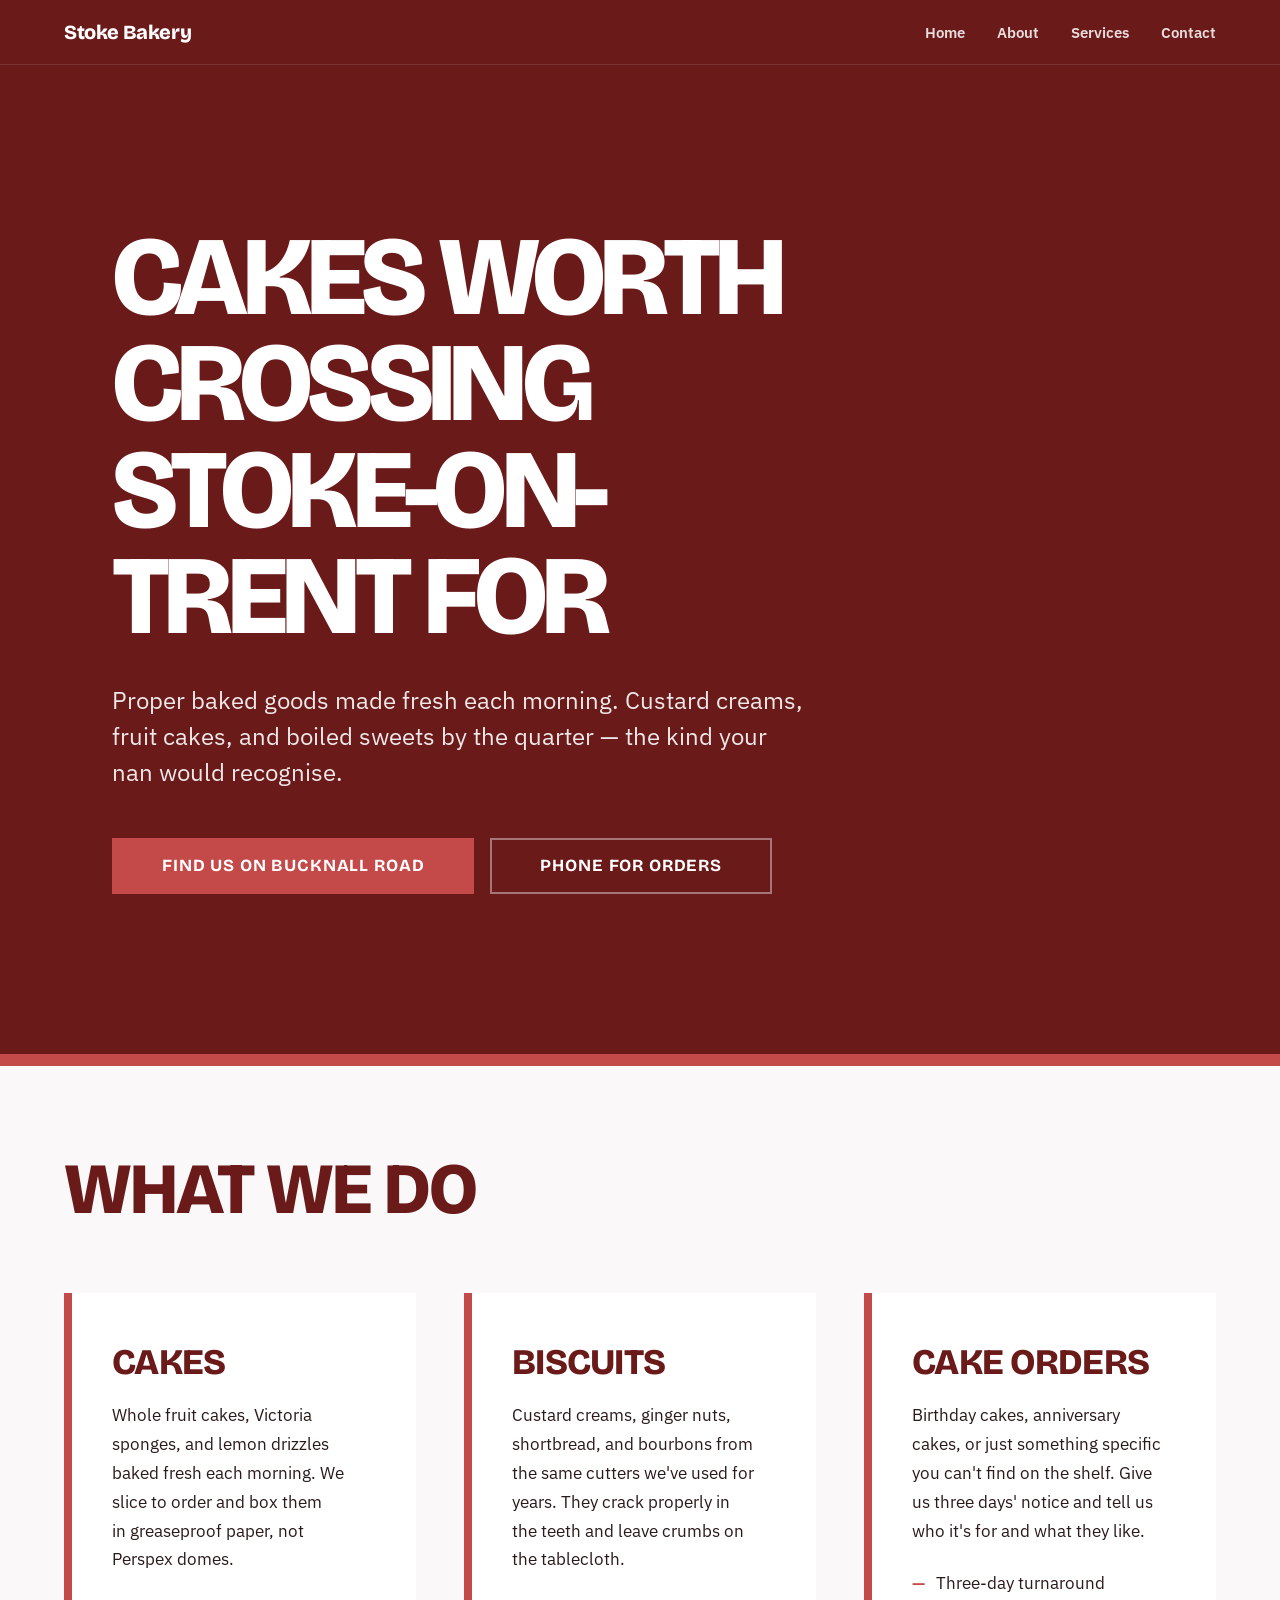
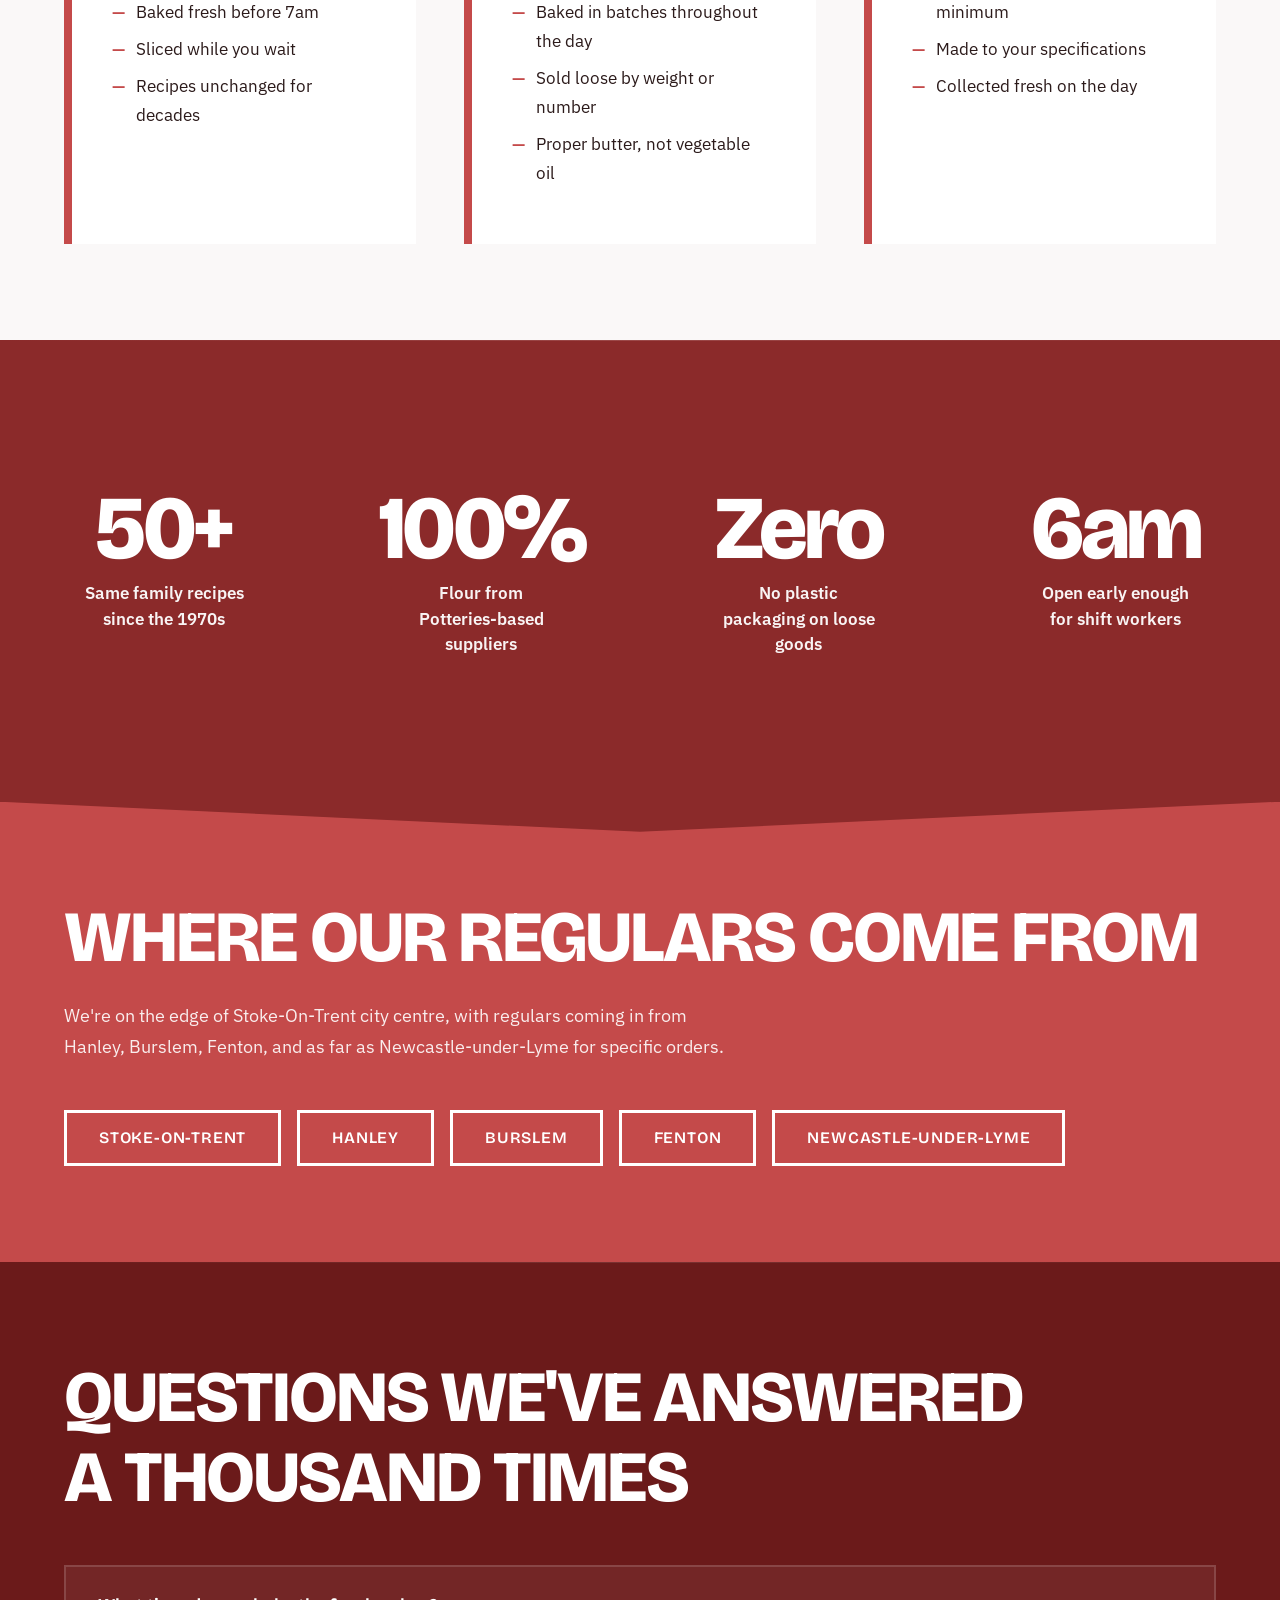
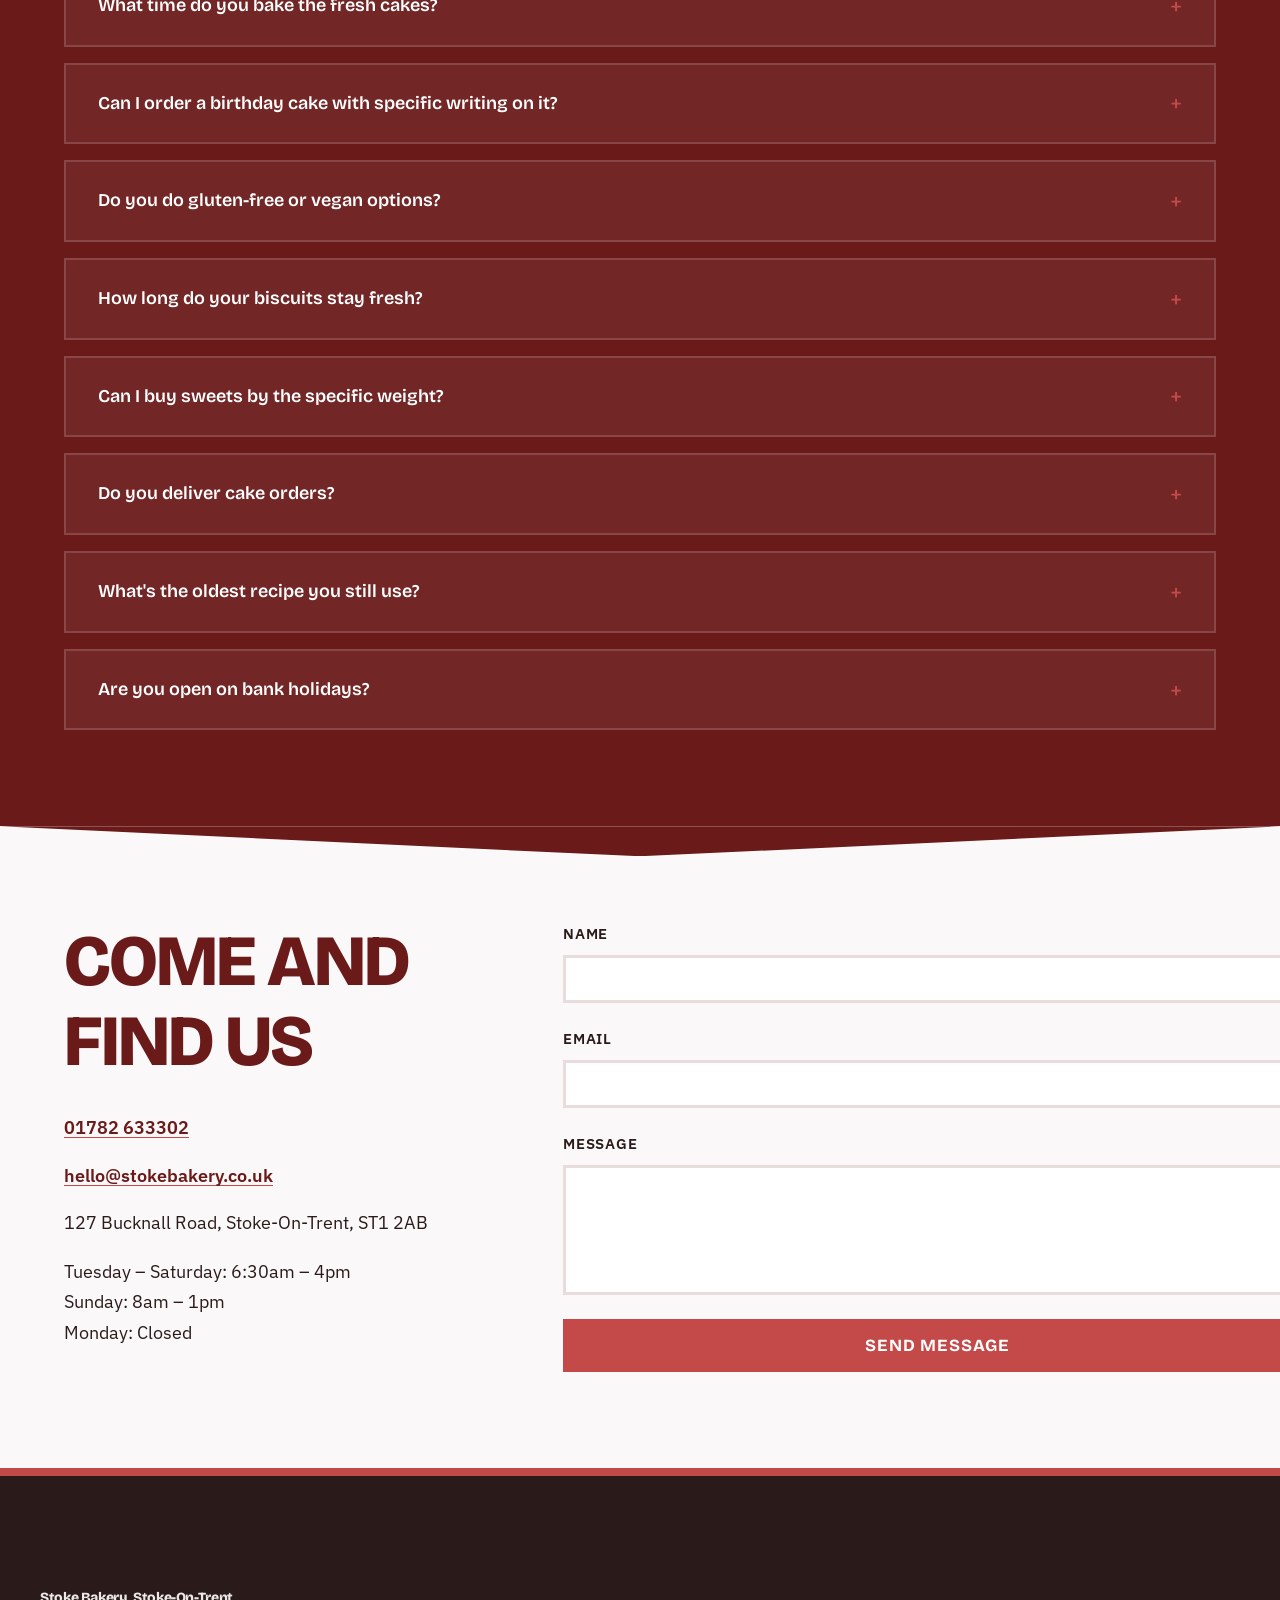
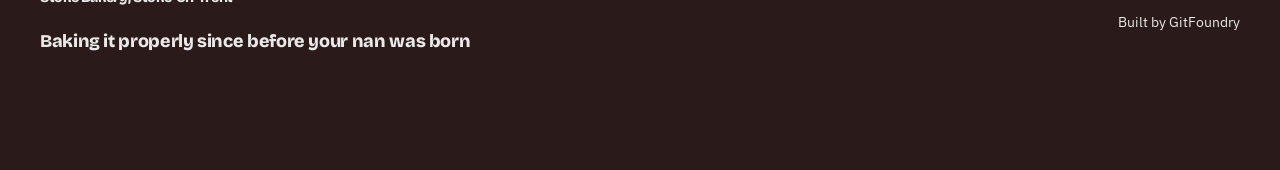
<file: index.html>
<!DOCTYPE html>
<html lang="en">
<head>
  <meta charset="UTF-8">
  <meta name="viewport" content="width=device-width, initial-scale=1.0">
  <title>Stoke Bakery | Stoke-On-Trent</title>
  <meta name="description" content="Stoke Bakery in Stoke-On-Trent. Fresh cakes, proper biscuits, and boiled sweets weighed out by hand. No frills, just good baking since the 1970s.">
  <link href="https://fonts.googleapis.com/css2?family=Bricolage+Grotesque:wght@600;800&family=IBM+Plex+Sans:wght@400;600&display=swap" rel="stylesheet">
  <link rel="stylesheet" href="styles.css">
  <link rel="icon" href="favicon.svg" type="image/svg+xml">
  <meta property="og:title" content="Stoke Bakery">
  <meta property="og:description" content="Stoke Bakery in Stoke-On-Trent. Fresh cakes, proper biscuits, and boiled sweets weighed out by hand. No frills, just good baking since the 1970s.">
  <meta property="og:image" content="https://git-foundry.github.io/stoke-bakery/og-image.png">
  <meta property="og:url" content="https://git-foundry.github.io/stoke-bakery/index.html">
  <meta property="og:type" content="website">
  <meta name="twitter:card" content="summary_large_image">
  <style>
    /* ========================================
       BOLD AESTHETIC OVERRIDES
       ======================================== */

    /* ——— 1. Flat colour blocking ——— */
    .hero-split__text {
      background-color: #6b1a1a;
      padding: var(--space-2xl) var(--space-xl);
      position: relative;
    }

    .hero-split__text::after {
      content: '';
      position: absolute;
      top: 0;
      right: -60px;
      width: 60px;
      height: 100%;
      background-color: #6b1a1a;
      clip-path: polygon(0 0, 100% 50%, 0 100%);
    }

    .services-grid {
      background-color: #faf8f8;
      position: relative;
    }

    .services-grid::before {
      content: '';
      position: absolute;
      top: 0;
      left: 0;
      width: 100%;
      height: 12px;
      background-color: #c44a4a;
    }

    .trust-bar {
      background-color: #8b2a2a;
      position: relative;
    }

    .trust-bar::after {
      content: '';
      position: absolute;
      bottom: -30px;
      left: 0;
      right: 0;
      height: 30px;
      background-color: #8b2a2a;
      clip-path: polygon(0 0, 50% 100%, 100% 0);
    }

    .area-coverage {
      background-color: #c44a4a;
      color: #ffffff;
    }

    .faq-accordion {
      background-color: #6b1a1a;
      position: relative;
    }

    .faq-accordion::after {
      content: '';
      position: absolute;
      bottom: -30px;
      left: 0;
      right: 0;
      height: 30px;
      background-color: #6b1a1a;
      clip-path: polygon(0 0, 50% 100%, 100% 0);
    }

    .contact-block {
      background-color: #faf8f8;
    }

    .site-footer {
      background-color: #2b1a1a;
      border-top: 8px solid #c44a4a;
    }

    /* ——— 2. Bold typographic hierarchy ——— */
    .hero-split__headline {
      font-size: clamp(3.5rem, 10vw, 7rem);
      line-height: 0.95;
      letter-spacing: -0.05em;
      text-transform: uppercase;
      margin-bottom: var(--space-lg);
    }

    .hero-split__sub {
      font-size: clamp(1.125rem, 2vw, 1.5rem);
      line-height: 1.5;
      max-width: 50ch;
    }

    .services-grid__title {
      font-size: clamp(2.5rem, 6vw, 4.5rem);
      color: #6b1a1a;
      text-transform: uppercase;
      letter-spacing: -0.03em;
      margin-bottom: var(--space-2xl);
    }

    .service-card {
      border: none;
      border-radius: 0;
      position: relative;
      padding: var(--space-xl);
      transition: transform 0.25s ease;
    }

    .service-card::before {
      content: '';
      position: absolute;
      top: 0;
      left: 0;
      width: 8px;
      height: 100%;
      background-color: #c44a4a;
    }

    .service-card:hover {
      transform: translateY(-8px);
    }

    .service-card__title {
      font-size: clamp(1.5rem, 3vw, 2.25rem);
      color: #6b1a1a;
      text-transform: uppercase;
      letter-spacing: -0.02em;
    }

    .service-card__desc,
    .service-card__bullets li {
      font-size: 1.0625rem;
      line-height: 1.7;
    }

    .trust-item__value {
      font-size: clamp(3.5rem, 7vw, 6rem);
      letter-spacing: -0.04em;
    }

    .trust-item__label {
      font-size: 1.0625rem;
      line-height: 1.5;
      color: rgba(255, 255, 255, 0.9);
      font-weight: 600;
      max-width: 16ch;
    }

    .area-coverage__title {
      font-size: clamp(2.5rem, 6vw, 4.5rem);
      color: #ffffff;
      text-transform: uppercase;
      letter-spacing: -0.03em;
    }

    .area-coverage__intro {
      font-size: 1.125rem;
      line-height: 1.7;
      color: rgba(255, 255, 255, 0.9);
      max-width: 60ch;
    }

    .area-tag {
      background-color: transparent;
      color: #ffffff;
      border: 3px solid #ffffff;
      border-radius: 0;
      font-size: 1rem;
      text-transform: uppercase;
      letter-spacing: 0.05em;
      padding: var(--space-xs) var(--space-lg);
      transition: all 0.25s ease;
    }

    .area-tag:hover {
      background-color: #ffffff;
      color: #c44a4a;
    }

    .faq-accordion__title {
      font-size: clamp(2.5rem, 6vw, 4.5rem);
      color: #ffffff;
      text-transform: uppercase;
      letter-spacing: -0.03em;
    }

    .faq-item {
      border: 2px solid rgba(255, 255, 255, 0.15);
      border-radius: 0;
    }

    .faq-item__question {
      font-size: 1.125rem;
      text-transform: none;
      min-height: 4rem;
    }

    .faq-item__answer p {
      font-size: 1.0625rem;
      line-height: 1.7;
      color: rgba(255, 255, 255, 0.9);
    }

    .contact-block__title {
      font-size: clamp(2.5rem, 6vw, 4.5rem);
      color: #6b1a1a;
      text-transform: uppercase;
      letter-spacing: -0.03em;
    }

    .contact-block__phone,
    .contact-block__email,
    .contact-block__address,
    .contact-block__hours {
      font-size: 1.125rem;
      line-height: 1.7;
    }

    .form-label {
      font-size: 0.9375rem;
      text-transform: uppercase;
      letter-spacing: 0.05em;
    }

    .form-input,
    .form-textarea {
      border: 3px solid rgba(107, 26, 26, 0.15);
      border-radius: 0;
    }

    .form-input:focus,
    .form-textarea:focus {
      border-color: #c44a4a;
    }

    .btn {
      border-radius: 0;
      text-transform: uppercase;
      letter-spacing: 0.05em;
      font-weight: 700;
    }

    .btn--primary {
      background-color: #c44a4a;
      border-color: #c44a4a;
    }

    .btn--primary:hover {
      background-color: #8b2a2a;
      border-color: #8b2a2a;
    }

    /* ——— 3. Contrast & legibility fixes ——— */
    .hero-split__sub {
      color: rgba(255, 255, 255, 0.9);
    }

    .trust-item__label {
      color: rgba(255, 255, 255, 0.95);
    }

    .faq-item__answer p {
      color: rgba(255, 255, 255, 0.9);
    }

    .site-footer__copy,
    .site-footer__brand p {
      color: rgba(255, 255, 255, 0.9);
    }

    /* ——— 4. Geometric accents & shopfront energy ——— */
    .hero-split__ctas {
      margin-top: var(--space-xl);
    }

    .hero-split__ctas .btn {
      min-height: 3.5rem;
      padding: var(--space-sm) var(--space-xl);
    }

    .hero-split__ctas .btn--ghost {
      border-color: rgba(255, 255, 255, 0.4);
    }

    .services-grid__cards {
      gap: var(--space-xl);
    }

    .trust-bar__inner {
      padding-top: var(--space-xl);
      padding-bottom: var(--space-xl);
    }

    /* ——— 5. Layout fixes ——— */
    .hero-split__inner {
      display: block;
      padding-top: var(--space-3xl);
      padding-bottom: var(--space-3xl);
    }

    .hero-split__text {
      max-width: 900px;
    }

    .contact-block__inner {
      gap: var(--space-3xl);
    }

    .site-footer__inner {
      padding: var(--space-xl) 0;
    }

    /* ——— 11. Flat type hierarchy ——— */
    @media (min-width: 700px) {
      .hero-split__inner {
        display: flex;
        align-items: center;
        gap: var(--space-2xl);
      }

      .hero-split__text {
        flex: 1 1 60%;
      }
    }
  </style>
</head>
<body>
  <header class="site-header">
    <div class="container site-header__inner">
      <a href="index.html" class="site-logo">Stoke Bakery</a>
      <nav class="site-nav">
        <ul class="site-nav__list">
          <li><a href="index.html" class="site-nav__link">Home</a></li>
          <li><a href="about.html" class="site-nav__link">About</a></li>
          <li><a href="services.html" class="site-nav__link">Services</a></li>
          <li><a href="contact.html" class="site-nav__link">Contact</a></li>
        </ul>
      </nav>
      <button class="mobile-menu-btn" aria-label="Open menu" aria-expanded="false">
        <span class="mobile-menu-btn__line"></span>
      </button>
    </div>
  </header>

  <main>
    <section class="hero-split">
      <div class="container hero-split__inner">
        <div class="hero-split__text">
          <h1 class="hero-split__headline">Cakes worth crossing Stoke-On-Trent for</h1>
          <p class="hero-split__sub">Proper baked goods made fresh each morning. Custard creams, fruit cakes, and boiled sweets by the quarter — the kind your nan would recognise.</p>
          <div class="hero-split__ctas">
            <a href="#contact" class="btn btn--primary">Find us on Bucknall Road</a>
            <a href mergetype="services" class="btn btn--ghost">Phone for orders</a>
          </div>
        </div>
      </div>
    </section>

    <section class="services-grid" id="services">
      <div class="container">
        <h2 class="services-grid__title">What we do</h2>
        <div class="services-grid__cards">
          <article class="service-card">
            <h3 class="service-card__title">Cakes</h3>
            <p class="service-card__desc">Whole fruit cakes, Victoria sponges, and lemon drizzles baked fresh each morning. We slice to order and box them in greaseproof paper, not Perspex domes.</p>
            <ul class="service-card__bullets">
              <li>Baked fresh before 7am</li>
              <li>Sliced while you wait</li>
              <li>Recipes unchanged for decades</li>
            </ul>
          </article>
          <article class="service-card">
            <h3 class="service-card__title">Biscuits</h3>
            <p class="service-card__desc">Custard creams, ginger nuts, shortbread, and bourbons from the same cutters we've used for years. They crack properly in the teeth and leave crumbs on the tablecloth.</p>
            <ul class="service-card__bullets">
              <li>Baked in batches throughout the day</li>
              <li>Sold loose by weight or number</li>
              <li>Proper butter, not vegetable oil</li>
            </ul>
          </article>
          <article class="service-card">
            <h3 class="service-card__title">Cake Orders</h3>
            <p class="service-card__desc">Birthday cakes, anniversary cakes, or just something specific you can't find on the shelf. Give us three days' notice and tell us who it's for and what they like.</p>
            <ul class="service-card__bullets">
              <li>Three-day turnaround minimum</li>
              <li>Made to your specifications</li>
              <li>Collected fresh on the day</li>
            </ul>
          </article>
        </div>
      </div>
    </section>

    <section class="trust-bar">
      <div class="container trust-bar__inner">
        <div class="trust-item">
          <span class="trust-item__value">50+</span>
          <span class="trust-item__label">Same family recipes since the 1970s</span>
        </div>
        <div class="trust-item">
          <span class="trust-item__value">100%</span>
          <span class="trust-item__label">Flour from Potteries-based suppliers</span>
        </div>
        <div class="trust-item">
          <span class="trust-item__value">Zero</span>
          <span class="trust-item__label">No plastic packaging on loose goods</span>
        </div>
        <div class="trust-item">
          <span class="trust-item__value">6am</span>
          <span class="trust-item__label">Open early enough for shift workers</span>
        </div>
      </div>
    </section>

    <section class="area-coverage">
      <div class="container">
        <h2 class="area-coverage__title">Where our regulars come from</h2>
        <p class="area-coverage__intro">We're on the edge of Stoke-On-Trent city centre, with regulars coming in from Hanley, Burslem, Fenton, and as far as Newcastle-under-Lyme for specific orders.</p>
        <ul class="area-coverage__tags">
          <li class="area-tag">Stoke-On-Trent</li>
          <li class="area-tag">Hanley</li>
          <li class="area-tag">Burslem</li>
          <li class="area-tag">Fenton</li>
          <li class="area-tag">Newcastle-under-Lyme</li>
        </ul>
      </div>
    </section>

    <section class="faq-accordion">
      <div class="container">
        <h2 class="faq-accordion__title">Questions we've answered a thousand times</h2>
        <div class="faq-accordion__list">
          <details class="faq-item">
            <summary class="faq-item__question">What time do you bake the fresh cakes?</summary>
            <div class="faq-item__answer"><p>Everything's out of the oven by 7am, six days a week. Sunday we open later with whatever's left from Saturday.</p></div>
          </details>
          <details class="faq-item">
            <summary class="faq-item__question">Can I order a birthday cake with specific writing on it?</summary>
            <div class="faq-item__answer"><p>Yes. Three days' notice, and we'll pipe whatever you need. We've done everything from 'Happy 90th Doris' to 'Sorry About Your Cat'.</p></div>
          </details>
          <details class="faq-item">
            <summary class="faq-item__question">Do you do gluten-free or vegan options?</summary>
            <div class="faq-item__answer"><p>Not as a regular thing. Our flour supplier doesn't do the substitute lines, and we won't sell what we can't bake properly.</p></div>
          </details>
          <details class="faq-item">
            <summary class="faq-item__question">How long do your biscuits stay fresh?</summary>
            <div class="faq-item__answer"><p>In the tin, a week. In our paper bags on the counter, three days. In your mouth, about thirty seconds.</p></div>
          </details>
          <details class="faq-item">
            <summary class="faq-item__question">Can I buy sweets by the specific weight?</summary>
            <div class="faq-item__answer"><p>We do quarter-pound, half-pound, or full-pound paper bags. You point at what you want behind the glass, we weigh it while you watch.</p></div>
          </details>
          <details class="faq-item">
            <summary class="faq-item__question">Do you deliver cake orders?</summary>
            <div class="faq-item__answer"><p>Collection only. The cakes travel better that way, and it keeps the price where it should be.</p></div>
          </details>
          <details class="faq-item">
            <summary class="faq-item__question">What's the oldest recipe you still use?</summary>
            <div class="faq-item__answer"><p>The rich fruit cake. We've got the handwritten card from 1974, stains and all. Still measures in ounces.</p></div>
          </details>
          <details class="faq-item">
            <summary class="faq-item__question">Are you open on bank holidays?</summary>
            <div class="faq-item__answer"><p>Usually closed. If we're ever open, it'll be on the door and our answerphone the week before.</p></div>
          </details>
        </div>
      </div>
    </section>

    <section class="contact-block" id="contact">
      <div class="container contact-block__inner">
        <div class="contact-block__info">
          <h2 class="contact-block__title">Come and find us</h2>
          <p class="contact-block__phone"><a href="tel:01782633302">01782 633302</a></p>
          <p class="contact-block__email"><a href="mailto:hello@stokebakery.co.uk">hello@stokebakery.co.uk</a></p>
          <address class="contact-block__address">127 Bucknall Road, Stoke-On-Trent, ST1 2AB</address>
          <p class="contact-block__hours">Tuesday – Saturday: 6:30am – 4pm<br>Sunday: 8am – 1pm<br>Monday: Closed</p>
        </div>
        <form class="contact-block__form" action="https://formspree.io/f/REPLACE_FORMSPREE_ID" method="POST">
          <div class="form-field">
            <label for="contact-name" class="form-label">Name</label>
            <input id="contact-name" name="name" type="text" class="form-input" required>
          </div>
          <div class="form-field">
            <label for="contact-email" class="form-label">Email</label>
            <input id="contact-email" name="email" type="email" class="form-input" required>
          </div>
          <div class="form-field">
            <label for="contact-message" class="form-label">Message</label>
            <textarea id="contact-message" name="message" class="form-textarea" rows="5" required></textarea>
          </div>
          <button type="submit" class="btn btn--primary">Send message</button>
        </form>
      </div>
    </section>
  </main>

  <footer class="site-footer">
    <div class="container site-footer__inner">
      <div class="site-footer__brand">
        <p class="site-footer__copy">Stoke Bakery, Stoke-On-Trent</p>
        <p>Baking it properly since before your nan was born</p>
      </div>
      <p class="site-footer__copy">Built by <a href="https://gitfoundry.co.uk">GitFoundry</a></p>
    </div>
  </footer>

  <script>
    (function () {
      const btn = document.querySelector('.mobile-menu-btn');
faces>
      const nav = document.querySelector('.site-nav');
      if (btn && nav) {
        btn.addEventListener('click', function () {
          const expanded = this.getAttribute('aria-expanded') === 'true';
          this.setAttribute('aria-expanded', !expanded);
          this.setAttribute('aria-label', expanded ? 'Open menu' : 'Close menu');
          nav.classList.toggle('is-open');
        });
      }
    }());
  </script>
</body>
</html>
</file>
<file: styles.css>
/* ========================================
   STOKE BAKERY — Bespoke Stylesheet
   ======================================== */

/* ----------------------------------------
   Custom Properties
   ---------------------------------------- */
:root {
  /* Palette — EXACT hex values from brief */
  --color-primary: #6b1a1a;
  --color-secondary: #8b2a2a;
  --color-accent: #c44a4a;
  --color-bg: #faf8f8;
  --color-text: #2b1a1a;

  /* Typography */
  --font-display: "Bricolage Grotesque", sans-serif;
  --font-body: "IBM Plex Sans", sans-serif;

  /* Spacing Scale */
  --space-3xs: 0.25rem;
  --space-2xs: 0.5rem;
  --space-xs: 0.75rem;
  --space-sm: 1rem;
  --space-md: 1.5rem;
  --space-lg: 2rem;
  --space-xl: 3rem;
  --space-2xl: 4rem;
  --space-3xl: 6rem;
  --space-4xl: 8rem;

  /* Container */
  --container-max: 1200px;
  --container-padding: var(--space-md);

  /* Transitions */
  --transition-fast: 150ms ease;
  --transition-base: 250ms ease;
}

/* ----------------------------------------
   Base
   ---------------------------------------- */
*,
*::before,
*::after {
  box-sizing: border-box;
}

html {
  font-size: 16px;
  -webkit-font-smoothing: antialiased;
  -moz-osx-font-smoothing: grayscale;
}

body {
  font-family: var(--font-body);
  font-weight: 400;
  color: var(--color-text);
  background-color: var(--color-bg);
  line-height: 1.65;
  margin: 0;
  overflow-x: hidden;
}

/* Typography defaults */
h1, h2, h3, h4, h5, h6 {
  font-family: var(--font-display);
  font-weight: 800;
  line-height: 1.1;
  margin: 0;
  text-wrap: balance;
}

h1 {
  font-size: clamp(3rem, 7vw, 5.5rem);
  letter-spacing: -0.03em;
}

h2 {
  font-size: clamp(1.5rem, 3vw, 2.5rem);
  letter-spacing: -0.02em;
}

h3 {
  font-size: clamp(1.25rem, 2vw, 1.5rem);
  letter-spacing: -0.01em;
}

p {
  text-wrap: pretty;
  max-width: 72ch;
}

a {
  color: inherit;
  text-decoration: none;
}

img {
  max-width: 100%;
  height: auto;
  display: block;
}

/* ----------------------------------------
   Utilities
   ---------------------------------------- */
.container {
  width: 100%;
  max-width: var(--container-max);
  margin-left: auto;
  margin-right: auto;
  padding-left: var(--container-padding);
  padding-right: var(--container-padding);
}

/* ----------------------------------------
   Buttons
   ---------------------------------------- */
.btn {
  display: inline-flex;
  align-items: center;
  justify-content: center;
  font-family: var(--font-display);
  font-weight: 600;
  font-size: clamp(0.9375rem, 1.5vw, 1.0625rem);
  line-height: 1;
  padding: var(--space-sm) var(--space-lg);
  border-radius: 2px;
  cursor: pointer;
  text-decoration: none;
  transition: background-color var(--transition-base), color var(--transition-base), box-shadow var(--transition-base), transform var(--transition-fast);
  min-height: 3rem;
}

.btn--primary {
  background-color: var(--color-primary);
  color: #ffffff;
  border: 2px solid var(--color-primary);
}

.btn--primary:hover {
  background-color: var(--color-secondary);
  border-color: var(--color-secondary);
  transform: translateY(-2px);
}

.btn--primary:focus-visible {
  outline: 3px solid #ffffff;
  outline-offset: 2px;
}

.btn--ghost {
  background-color: transparent;
  color: #ffffff;
  border: 2px solid rgba(255, 255, 255, 0.6);
}

.btn--ghost:hover {
  background-color: rgba(255, 255, 255, 0.1);
  border-color: #ffffff;
  transform: translateY(-2px);
}

.btn--ghost:focus-visible {
  outline: 3px solid #ffffff;
  outline-offset: 2px;
}

/* ----------------------------------------
   Header / Nav
   ---------------------------------------- */
.site-header {
  position: fixed;
  top: 0;
  left: 0;
  right: 0;
  z-index: 100;
  background-color: var(--color-primary);
  border-bottom: 1px solid rgba(255, 255, 255, 0.1);
}

.site-header__inner {
  display: flex;
  align-items: center;
  justify-content: space-between;
  height: 4rem;
}

.site-logo {
  font-family: var(--font-display);
  font-weight: 800;
  font-size: 1.25rem;
  color: #ffffff;
  letter-spacing: -0.02em;
}

.site-nav {
  display: none;
}

.site-nav__list {
  display: flex;
  list-style: none;
  gap: var(--space-lg);
  margin: 0;
  padding: 0;
}

.site-nav__link {
  font-family: var(--font-body);
  font-weight: 600;
  font-size: 0.9375rem;
  color: rgba(255, 255, 255, 0.85);
  transition: color var(--transition-fast);
}

.site-nav__link:hover,
.site-nav__link:focus-visible {
  color: #ffffff;
}

.site-nav__link:focus-visible {
  outline: 2px solid #ffffff;
  outline-offset: 3px;
}

.mobile-menu-btn {
  display: flex;
  align-items: center;
  justify-content: center;
  width: 2.5rem;
  height: 2.5rem;
  background: none;
  border: none;
  cursor: pointer;
  padding: 0;
}

.mobile-menu-btn__line {
  display: block;
  width: 1.5rem;
  height: 2px;
  background-color: #ffffff;
  position: relative;
  transition: background-color var(--transition-fast);
}

.mobile-menu-btn__line::before,
.mobile-menu-btn__line::after {
  content: '';
  position: absolute;
  left: 0;
  width: 1.5rem;
  height: 2px;
  background-color: #ffffff;
  transition: transform var(--transition-base);
}

.mobile-menu-btn__line::before {
  top: -6px;
}

.mobile-menu-btn__line::after {
  top: 6px;
}

.mobile-menu-btn[aria-expanded="true"] .mobile-menu-btn__line {
  background-color: transparent;
}

.mobile-menu-btn[aria-expanded="true"] .mobile-menu-btn__line::before {
  transform: translateY(6px) rotate(45deg);
}

.mobile-menu-btn[aria-expanded="true"] .mobile-menu-btn__line::after {
  transform: translateY(-6px) rotate(-45deg);
}

.mobile-menu-btn:focus-visible {
  outline: 2px solid #ffffff;
  outline-offset: 2px;
}

/* Tablet and up */
@media (min-width: 700px) {
  .site-nav {
    display: block;
  }

  .mobile-menu-btn {
    display: none;
  }
}

/* ----------------------------------------
   Section 1: Hero Split
   ---------------------------------------- */
.hero-split {
  position: relative;
  background-color: var(--color-primary);
  min-height: 100vh;
  min-height: 100dvh;
  display: flex;
  align-items: center;
  padding-top: 4rem;
}

.hero-split__inner {
  display: flex;
  flex-direction: column;
  width: 100%;
  padding-top: var(--space-xl);
  padding-bottom: var(--space-2xl);
}

.hero-split__text {
  flex: 1 1 auto;
  padding-right: 0;
}

.hero-split__headline {
  font-size: clamp(3rem, 8vw, 5.5rem);
  font-weight: 800;
  color: #ffffff;
  letter-spacing: -0.04em;
  line-height: 1.05;
  margin-bottom: var(--space-md);
  max-width: 14ch;
  overflow-wrap: break-word;
}

.hero-split__sub {
  font-family: var(--font-body);
  font-weight: 400;
  font-size: clamp(1.0625rem, 2vw, 1.25rem);
  color: rgba(255, 255, 255, 0.85);
  line-height: 1.6;
  max-width: 55ch;
  margin-bottom: var(--space-xl);
  text-wrap: pretty;
}

.hero-split__ctas {
  display: flex;
  flex-wrap: wrap;
  gap: var(--space-sm);
}

.hero-split__image {
  display: none;
  flex: 0 0 auto;
  margin-top: var(--space-2xl);
}

/* Tablet */
@media (min-width: 700px) {
  .hero-split__inner {
    flex-direction: row;
    align-items: center;
    padding-top: var(--space-2xl);
    padding-bottom: var(--space-2xl);
  }

  .hero-split__text {
    flex: 1 1 55%;
    padding-right: var(--space-xl);
  }

  .hero-split__image {
    display: block;
    flex: 0 0 45%;
    max-width: 45%;
    margin-top: 0;
  }

  .hero-split__image img {
    width: 100%;
    height: auto;
    object-fit: cover;
    aspect-ratio: 3 / 2;
    border-radius: 2px;
  }
}

@media (min-width: 900px) {
  .hero-split__text {
    padding-right: var(--space-3xl);
  }
}

/* ----------------------------------------
   Section 2: Services Grid
   ---------------------------------------- */
.services-grid {
  background-color: var(--color-bg);
  padding: var(--space-3xl) 0;
  position: relative;
}

.services-grid__title {
  color: var(--color-text);
  margin-bottom: var(--space-xl);
  max-width: 20ch;
}

.services-grid__cards {
  display: grid;
  grid-template-columns: 1fr;
  gap: var(--space-lg);
}

.service-card {
  background-color: #ffffff;
  border: 1px solid rgba(43, 26, 26, 0.08);
  border-radius: 4px;
  padding: var(--space-lg);
  transition: box-shadow var(--transition-base), transform var(--transition-base);
}

.service-card:hover {
  box-shadow: 0 8px 32px rgba(43, 26, 26, 0.08);
  transform: translateY(-4px);
}

.service-card__title {
  font-family: var(--font-display);
  font-weight: 800;
  font-size: clamp(1.125rem, 2vw, 1.375rem);
  color: var(--color-primary);
  margin-bottom: var(--space-sm);
  letter-spacing: -0.01em;
  line-height: 1.2;
}

.service-card__desc {
  font-family: var(--font-body);
  font-size: 0.9375rem;
  color: var(--color-text);
  line-height: 1.65;
  margin-bottom: var(--space-md);
}

.service-card__bullets {
  list-style: none;
  padding: 0;
  margin: 0;
}

.service-card__bullets li {
  position: relative;
  padding-left: var(--space-md);
  font-size: 0.9375rem;
  color: var(--color-text);
  margin-bottom: var(--space-2xs);
}

.service-card__bullets li::before {
  content: "—";
  position: absolute;
  left: 0;
  color: var(--color-accent);
  font-weight: 600;
}

@media (min-width: 600px) and (max-width: 899px) {
  .services-grid__cards {
    grid-template-columns: repeat(2, 1fr);
  }
}

@media (min-width: 700px) {
  .services-grid__cards {
    grid-template-columns: repeat(auto-fit, minmax(280px, 1fr));
  }
}

/* ----------------------------------------
   Section 3: Trust Bar
   ---------------------------------------- */
.trust-bar {
  background-color: var(--color-secondary);
  padding: var(--space-3xl) 0;
  position: relative;
}

.trust-bar::before {
  content: '';
  position: absolute;
  top: 0;
  left: 0;
  right: 0;
  height: 1px;
  background: linear-gradient(90deg, transparent, rgba(255,255,255,0.15), transparent);
}

.trust-bar__inner {
  display: flex;
  flex-wrap: wrap;
  justify-content: center;
  gap: var(--space-xl) var(--space-2xl);
}

.trust-item {
  display: flex;
  flex-direction: column;
  align-items: center;
  text-align: center;
  min-width: 0;
}

.trust-item__value {
  font-family: var(--font-display);
  font-weight: 800;
  font-size: clamp(2.5rem, 5vw, 4rem);
  color: #ffffff;
  line-height: 1;
  letter-spacing: -0.03em;
  margin-bottom: var(--space-2xs);
}

.trust-item__label {
  font-family: var(--font-body);
  font-weight: 400;
  font-size: 0.875rem;
  color: rgba(255, 255, 255, 0.8);
  text-transform: none;
  letter-spacing: 0;
}

@media (min-width: 700px) {
  .trust-bar__inner {
    justify-content: space-between;
  }

  .trust-item {
    flex: 1 1 auto;
    max-width: 200px;
  }
}

/* ----------------------------------------
   Section 4: Area Coverage
   ---------------------------------------- */
.area-coverage {
  background-color: var(--color-bg);
  padding: var(--space-3xl) 0;
}

.area-coverage__title {
  color: var(--color-text);
  margin-bottom: var(--space-md);
}

.area-coverage__intro {
  font-family: var(--font-body);
  color: var(--color-text);
  font-size: 1.0625rem;
  line-height: 1.65;
  max-width: 65ch;
  margin-bottom: var(--space-xl);
}

.area-coverage__tags {
  display: flex;
  flex-wrap: wrap;
  gap: var(--space-sm);
  list-style: none;
  padding: 0;
  margin: 0;
}

.area-tag {
  display: inline-flex;
  align-items: center;
  padding: var(--space-xs) var(--space-md);
  background-color: var(--color-primary);
  color: #ffffff;
  font-family: var(--font-display);
  font-weight: 600;
  font-size: 0.9375rem;
  border-radius: 2px;
  transition: background-color var(--transition-fast);
  cursor: default;
}

.area-tag:hover {
  background-color: var(--color-secondary);
}

/* ----------------------------------------
   Section 5: FAQ Accordion
   ---------------------------------------- */
.faq-accordion {
  background-color: var(--color-primary);
  padding: var(--space-3xl) 0;
  position: relative;
}

.faq-accordion::before {
  content: '';
  position: absolute;
  top: 0;
  left: 0;
  right: 0;
  height: 1px;
  background: linear-gradient(90deg, transparent, rgba(255,255,255,0.1), transparent);
}

.faq-accordion__title {
  color: #ffffff;
  margin-bottom: var(--space-xl);
}

.faq-accordion__list {
  display: flex;
  flex-direction: column;
  gap: var(--space-sm);
}

.faq-item {
  background-color: rgba(255, 255, 255, 0.05);
  border: 1px solid rgba(255, 255, 255, 0.1);
  border-radius: 4px;
  overflow: hidden;
  transition: background-color var(--transition-base);
}

.faq-item:hover {
  background-color: rgba(255, 255, 255, 0.08);
}

.faq-item[open] {
  background-color: rgba(255, 255, 255, 0.06);
}

.faq-item__question {
  display: flex;
  align-items: center;
  justify-content: space-between;
  width: 100%;
  padding: var(--space-md) var(--space-lg);
  font-family: var(--font-display);
  font-weight: 600;
  font-size: 1.0625rem;
  color: #ffffff;
  cursor: pointer;
  list-style: none;
  position: relative;
  min-height: 3.5rem;
}

.faq-item__question::-webkit-details-marker {
  display: none;
}

.faq-item__question::after {
  content: '+';
  flex-shrink: 0;
  margin-left: var(--space-md);
  font-size: 1.5rem;
  font-weight: 400;
  line-height: 1;
  color: var(--color-accent);
  transition: transform var(--transition-base);
}

.faq-item[open] .faq-item__question::after {
  content: '−';
}

.faq-item__question:focus-visible {
  outline: 2px solid #ffffff;
  outline-offset: -2px;
}

.faq-item__answer {
  padding: 0 var(--space-lg) var(--space-md);
}

.faq-item__answer p {
  color: rgba(255, 255, 255, 0.85);
  font-size: 0.9375rem;
  line-height: 1.65;
  margin: 0;
  max-width: 65ch;
}

/* ----------------------------------------
   Section 6: Contact Block
   ---------------------------------------- */
.contact-block {
  background-color: var(--color-bg);
  padding: var(--space-3xl) 0;
}

.contact-block__inner {
  display: flex;
  flex-direction: column;
  gap: var(--space-2xl);
}

.contact-block__info {
  flex: 1 1 auto;
}

.contact-block__title {
  color: var(--color-text);
  margin-bottom: var(--space-lg);
}

.contact-block__phone,
.contact-block__email,
.contact-block__address,
.contact-block__hours {
  margin-bottom: var(--space-sm);
  font-size: 1rem;
  line-height: 1.6;
}

.contact-block__phone a,
.contact-block__email a {
  color: var(--color-primary);
  font-weight: 600;
  text-decoration: underline;
  text-underline-offset: 3px;
  text-decoration-color: var(--color-accent);
  transition: color var(--transition-fast);
}

.contact-block__phone a:hover,
.contact-block__email a:hover {
  color: var(--color-accent);
}

.contact-block__address {
  font-style: normal;
  color: var(--color-text);
}

.contact-block__hours {
  color: var(--color-text);
}

.contact-block__form {
  display: flex;
  flex-direction: column;
  gap: var(--space-md);
}

/* Form Elements */
.form-field {
  display: flex;
  flex-direction: column;
  gap: var(--space-2xs);
}

.form-label {
  font-family: var(--font-body);
  font-weight: 600;
  font-size: 0.875rem;
  color: var(--color-text);
}

.form-input,
.form-textarea {
  font-family: var(--font-body);
  font-weight: 400;
  font-size: 1rem;
  color: var(--color-text);
  background-color: #ffffff;
  border: 2px solid rgba(43, 26, 26, 0.1);
  border-radius: 2px;
  padding: var(--space-2xs) var(--space-sm);
  min-height: 3rem;
  transition: border-color var(--transition-fast), box-shadow var(--transition-fast);
  width: 100%;
}

.form-textarea {
  min-height: auto;
  padding-top: var(--space-sm);
  resize: vertical;
}

.form-input:focus,
.form-textarea:focus {
  outline: none;
  border-color: var(--color-accent);
  box-shadow: 0 0 0 3px rgba(196, 74, 74, 0.15);
}

.form-input::placeholder,
.form-textarea::placeholder {
  color: rgba(43, 26, 26, 0.4);
}

@media (min-width: 700px) {
  .contact-block__inner {
    flex-direction: row;
    align-items: flex-start;
  }

  .contact-block__info {
    flex: 0 0 35%;
    max-width: 35%;
    min-width: 0;
  }

  .contact-block__form {
    flex: 0 0 65%;
    max-width: 65%;
    min-width: 0;
  }
}

/* ----------------------------------------
   Footer
   ---------------------------------------- */
.site-footer {
  background-color: var(--color-primary);
  padding: var(--space-xl) 0;
  border-top: 1px solid rgba(255, 255, 255, 0.08);
}

.site-footer__inner {
  display: flex;
  flex-direction: column;
  gap: var(--space-md);
}

.site-footer__brand {
  font-family: var(--font-display);
  font-weight: 800;
  font-size: 1.125rem;
  color: #ffffff;
  letter-spacing: -0.02em;
}

.site-footer__copy {
  font-size: 0.875rem;
  color: rgba(255, 255, 255, 0.6);
}

@media (min-width: 700px) {
  .site-footer__inner {
    flex-direction: row;
    align-items: center;
    justify-content: space-between;
  }
}

/* ----------------------------------------
   Accessibility & Reduced Motion
   ---------------------------------------- */
@media (prefers-reduced-motion: reduce) {
  *,
  *::before,
  *::after {
    animation-duration: 0.01ms !important;
    animation-iteration-count: 1 !important;
    transition-duration: 0.01ms !important;
  }
}

/* Focus visible for non-interactive elements */
:focus-visible {
  outline: 3px solid var(--color-accent);
  outline-offset: 2px;
}

/* Smooth scrolling but only when user has no preference */
@media (prefers-reduced-motion: no-preference) {
  html {
    scroll-behavior: smooth;
  }
}

/* Ensure text contrasts on all backgrounds */
::selection {
  background-color: var(--color-accent);
  color: #ffffff;
}
/* structural patches */
.services-grid__cards:has(.service-card:nth-child(4)):not(:has(.service-card:nth-child(5))){ grid-template-columns:repeat(2,1fr); }
</file>
